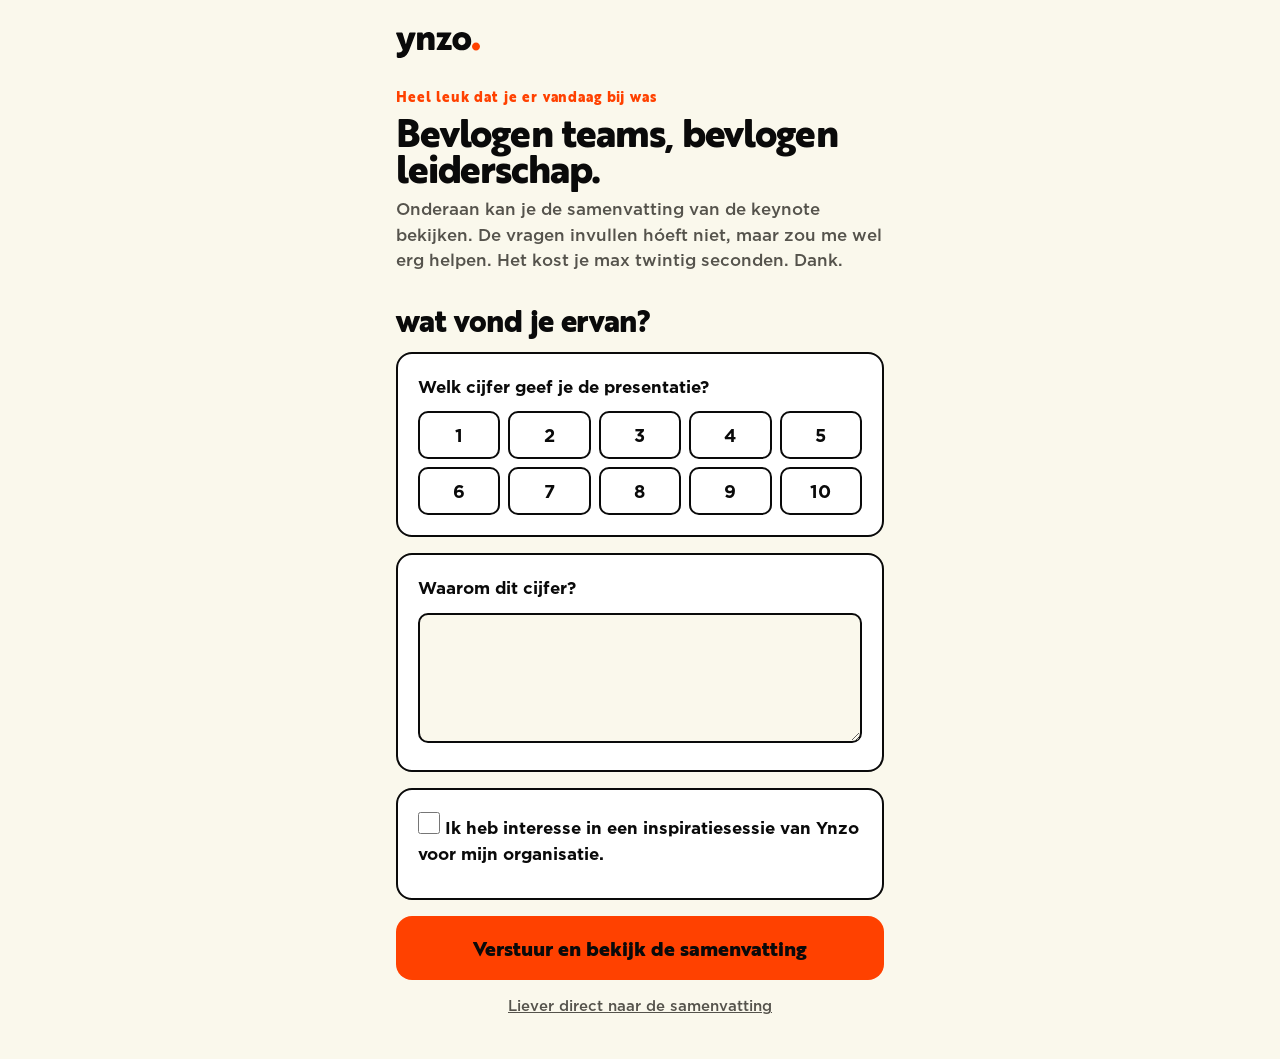
<file: index.html>
<!doctype html>
<html lang="nl">
<head>
  <meta charset="utf-8">
  <meta name="viewport" content="width=device-width, initial-scale=1, viewport-fit=cover">
  <title>Wat vond je ervan?</title>
  <meta name="robots" content="noindex">
  <link rel="stylesheet" href="/styles.css">
</head>
<body>
  <main class="wrap">
    <header>
      <img class="logo" src="/samenvatting/assets/logo.svg" alt="ynzo.">
      <p class="eyebrow">Heel leuk dat je er vandaag bij was</p>
      <h1>Bevlogen teams, bevlogen leiderschap.</h1>
      <p class="lead">Onderaan kan je de samenvatting van de keynote bekijken. De vragen invullen hóeft niet, maar zou me wel erg helpen. Het kost je max twintig seconden. Dank.</p>
      <h2 class="form-title">wat vond je ervan?</h2>
    </header>

    <form id="feedback" novalidate>
      <fieldset class="block">
        <legend>Welk cijfer geef je de presentatie?</legend>
        <div class="scale" role="radiogroup" aria-label="Cijfer van 1 tot 10">
          <!-- 1 t/m 10, gevuld door app.js -->
        </div>
        <div class="scale-labels" aria-hidden="true"><span>1</span><span>10</span></div>
        <p class="error" id="score-error" hidden>Kies een cijfer.</p>
      </fieldset>

      <div class="block">
        <label for="reason">Waarom dit cijfer?</label>
        <textarea id="reason" name="reason" rows="4" maxlength="2000"></textarea>
      </div>

      <div class="block">
        <label class="check">
          <input type="checkbox" id="interest" name="interest">
          <span>Ik heb interesse in een inspiratiesessie van Ynzo voor mijn organisatie.</span>
        </label>

        <div id="contact" class="contact" hidden>
          <label for="email">E-mailadres</label>
          <input type="email" id="email" name="email" autocomplete="email" inputmode="email" maxlength="320">
          <p class="error" id="email-error" hidden>Vul een geldig e-mailadres in.</p>

          <label for="organisation">Organisatie</label>
          <input type="text" id="organisation" name="organisation" autocomplete="organization" maxlength="200">

          <p class="privacy">Ik gebruik je gegevens alleen om contact met je op te nemen over een inspiratiesessie. Geen nieuwsbrief, geen spam.</p>
        </div>
      </div>

      <!-- Honeypot tegen spambots, onzichtbaar voor mensen -->
      <div class="hp" aria-hidden="true">
        <label for="website">Website</label>
        <input type="text" id="website" name="website" tabindex="-1" autocomplete="off">
      </div>

      <button type="submit" class="primary" id="submit">Verstuur en bekijk de samenvatting</button>
      <a class="skip" id="skip" href="/samenvatting/">Liever direct naar de samenvatting</a>
    </form>
  </main>

  <script src="/config.js"></script>
  <script src="/lib/api.js"></script>
  <script src="/app.js"></script>
</body>
</html>
</file>
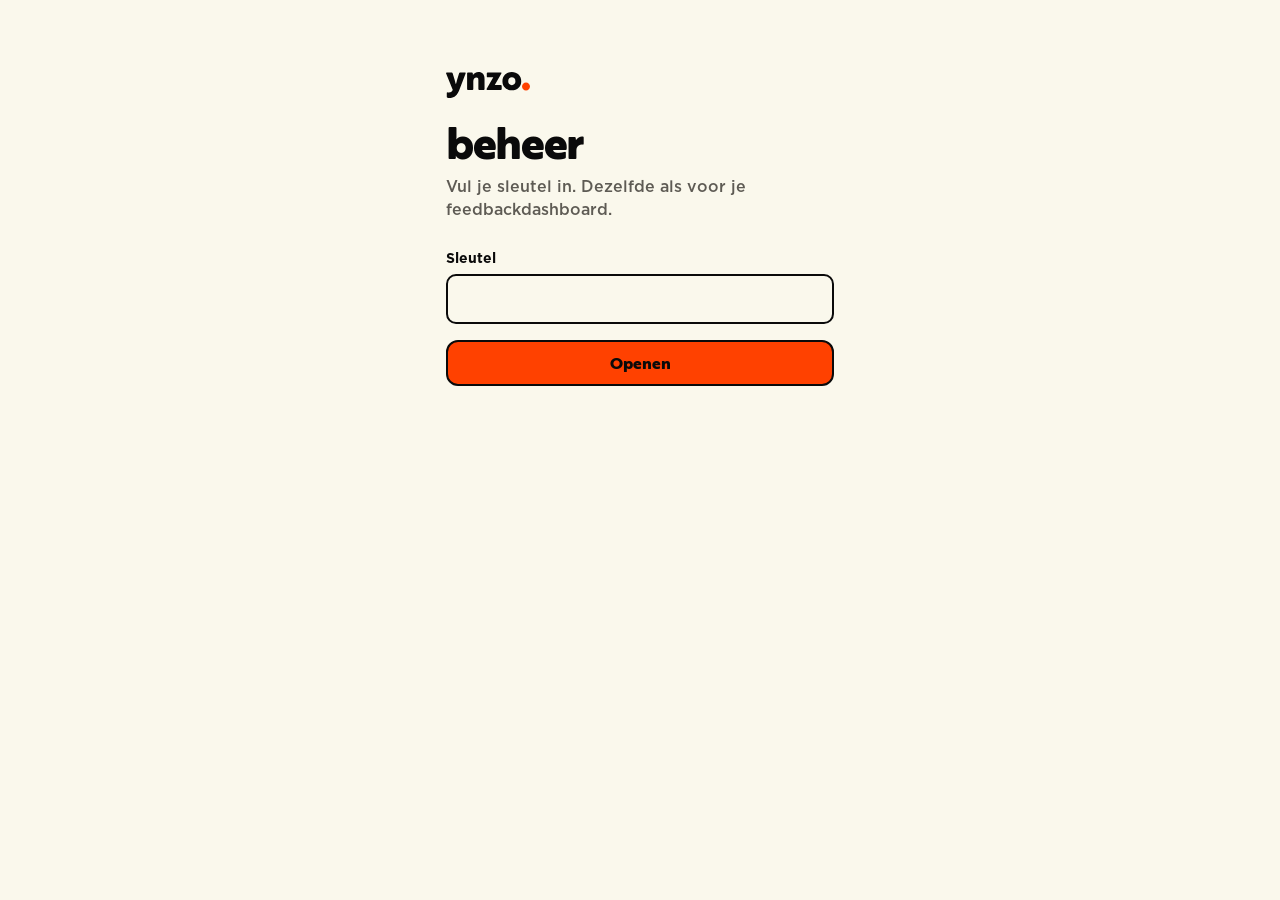
<file: beheer/index.html>
<!doctype html>
<html lang="nl">
<head>
  <meta charset="utf-8">
  <meta name="viewport" content="width=device-width, initial-scale=1, viewport-fit=cover">
  <meta name="robots" content="noindex, nofollow">
  <meta name="theme-color" content="#0A0A0A">
  <title>Ynzo beheer</title>
  <link rel="manifest" href="/beheer/manifest.webmanifest">
  <link rel="apple-touch-icon" href="/dashboard/icon-180.png">
  <link rel="icon" href="/dashboard/icon-192.png">
  <link rel="stylesheet" href="/beheer/beheer.css">
</head>
<body>

  <section id="login" class="login" hidden>
    <img src="/samenvatting/assets/logo.svg" alt="ynzo." class="login-logo">
    <h1>beheer</h1>
    <p>Vul je sleutel in. Dezelfde als voor je feedbackdashboard.</p>
    <form id="login-form">
      <label for="key">Sleutel</label>
      <input type="password" id="key" autocomplete="current-password" required>
      <button type="submit" class="btn">Openen</button>
      <p class="error" id="login-error" hidden></p>
    </form>
  </section>

  <div id="app" class="shell" hidden>
    <nav class="side" aria-label="Onderdelen">
      <img src="/samenvatting/assets/logo-top.svg" alt="ynzo." class="side-logo">
      <a href="#talks" data-route="talks">Talks &amp; QR</a>
      <a href="#feedback" data-route="feedback">Feedback</a>
      <a href="#contacten" data-route="contacten">CRM</a>
      <button type="button" class="side-logout" id="logout">Uitloggen</button>
    </nav>

    <main class="main">

      <!-- Talks & QR -->
      <section data-view="talks" hidden>
        <header class="view-head">
          <h1>talks &amp; QR</h1>
          <p>Maak per talk een eigen QR-code. Kies welke hand-out mensen na het formulier zien.</p>
        </header>

        <div class="card agenda-card">
          <div class="agenda-head">
            <h2>aankomend in je agenda</h2>
            <button type="button" class="btn btn-small btn-ghost" id="agenda-refresh">Vernieuwen</button>
          </div>
          <p class="hint">Afspraken met "Talk" in de beschrijving, de komende 6 maanden.</p>
          <ul class="agenda" id="agenda"></ul>
          <p class="hint" id="agenda-status"></p>
        </div>

        <div class="grid">
          <form class="card" id="talk-form">
            <h2 id="talk-form-title">nieuwe talk</h2>
            <label for="t-naam">Naam</label>
            <input id="t-naam" placeholder="bijvoorbeeld Rabobank congres" required maxlength="200">
            <label for="t-datum">Datum</label>
            <input id="t-datum" type="date">
            <label for="t-code">Code in de QR-link</label>
            <input id="t-code" pattern="[a-z0-9-]+" maxlength="60" required>
            <p class="hint">Wordt vanzelf ingevuld. Alleen kleine letters, cijfers en streepjes.</p>
            <label for="t-handout">Hand-out</label>
            <select id="t-handout"></select>
            <div class="row">
              <button type="submit" class="btn" id="t-save">Opslaan en QR maken</button>
              <button type="button" class="btn btn-ghost" id="t-cancel" hidden>Annuleren</button>
            </div>
            <p class="error" id="t-error" hidden></p>
          </form>

          <div class="card qr-card" id="qr-card" hidden>
            <h2 id="qr-title"></h2>
            <div class="qr" id="qr"></div>
            <p class="qr-link"><a id="qr-link" target="_blank" rel="noopener"></a></p>
            <p class="hint" id="qr-handout"></p>
            <div class="row">
              <button type="button" class="btn" id="qr-png">Download PNG</button>
              <button type="button" class="btn btn-ghost" id="qr-svg">Download SVG</button>
              <button type="button" class="btn btn-ghost" id="qr-copy">Kopieer link</button>
            </div>
          </div>
        </div>

        <div class="card">
          <h2>alle talks</h2>
          <div class="table-wrap">
            <table class="table">
              <thead><tr><th>Datum</th><th>Naam</th><th>Code</th><th>Hand-out</th><th>Feedback</th><th></th></tr></thead>
              <tbody id="talk-rows"></tbody>
            </table>
          </div>
          <p class="empty" id="talks-empty" hidden>Nog geen talks. Maak hierboven je eerste aan.</p>
        </div>
      </section>

      <!-- Feedback -->
      <section data-view="feedback" hidden>
        <header class="view-head">
          <h1>feedback</h1>
          <p>Klik op een talk om alle feedback, cijfers en leads te zien.</p>
        </header>
        <div class="row"><a class="btn" href="/dashboard/" target="_blank" rel="noopener">Open feedbackdashboard</a></div>
        <div class="card">
          <div class="table-wrap">
            <table class="table">
              <thead><tr><th>Talk</th><th>Laatste reactie</th><th>Reacties</th><th>Gemiddeld</th><th>Leads</th></tr></thead>
              <tbody id="fb-rows"></tbody>
            </table>
          </div>
        </div>
      </section>

      <!-- CRM -->
      <section data-view="contacten" hidden>
        <header class="view-head">
          <h1>crm</h1>
          <p>Alle talks, aanvragen en leads onder elkaar. Klik op een organisatie voor alles wat je met ze hebt gedaan.</p>
        </header>
        <div class="crm-kpis" id="crm-kpis"></div>
        <div class="card crm-open" id="crm-open" hidden>
          <h2>opvolgen</h2>
          <ul class="crm-open-list" id="crm-open-list"></ul>
        </div>
        <div class="card crm-org" id="crm-org" hidden></div>
        <div class="card">
          <div class="crm-filters">
            <input type="search" id="crm-q" placeholder="Zoek op organisatie, naam of e-mail" aria-label="Zoeken">
            <select id="crm-status" aria-label="Status"><option value="">Alle statussen</option></select>
            <select id="crm-jaar" aria-label="Jaar"><option value="">Alle jaren</option></select>
            <select id="crm-bureau" aria-label="Bureau"><option value="">Alle bureaus</option><option value="-">Direct, zonder bureau</option></select>
            <label class="crm-check"><input type="checkbox" id="crm-mij" checked> alleen mijn talks</label>
          </div>
          <p class="hint" id="crm-count"></p>
          <div class="table-wrap">
            <table class="table crm-table">
              <thead><tr id="crm-head"></tr></thead>
              <tbody id="crm-rows"></tbody>
            </table>
          </div>
          <div class="row"><button class="btn btn-ghost btn-small" id="crm-more" type="button" hidden>Toon meer</button></div>
        </div>
      </section>

      <p class="status" id="status" role="status"></p>
    </main>
  </div>

  <script src="/config.js"></script>
  <script src="/lib/api.js"></script>
  <script src="/qr/qrcode.js"></script>
  <script src="/beheer/beheer.js"></script>
  <script src="/beheer/crm.js"></script>
</body>
</html>
</file>
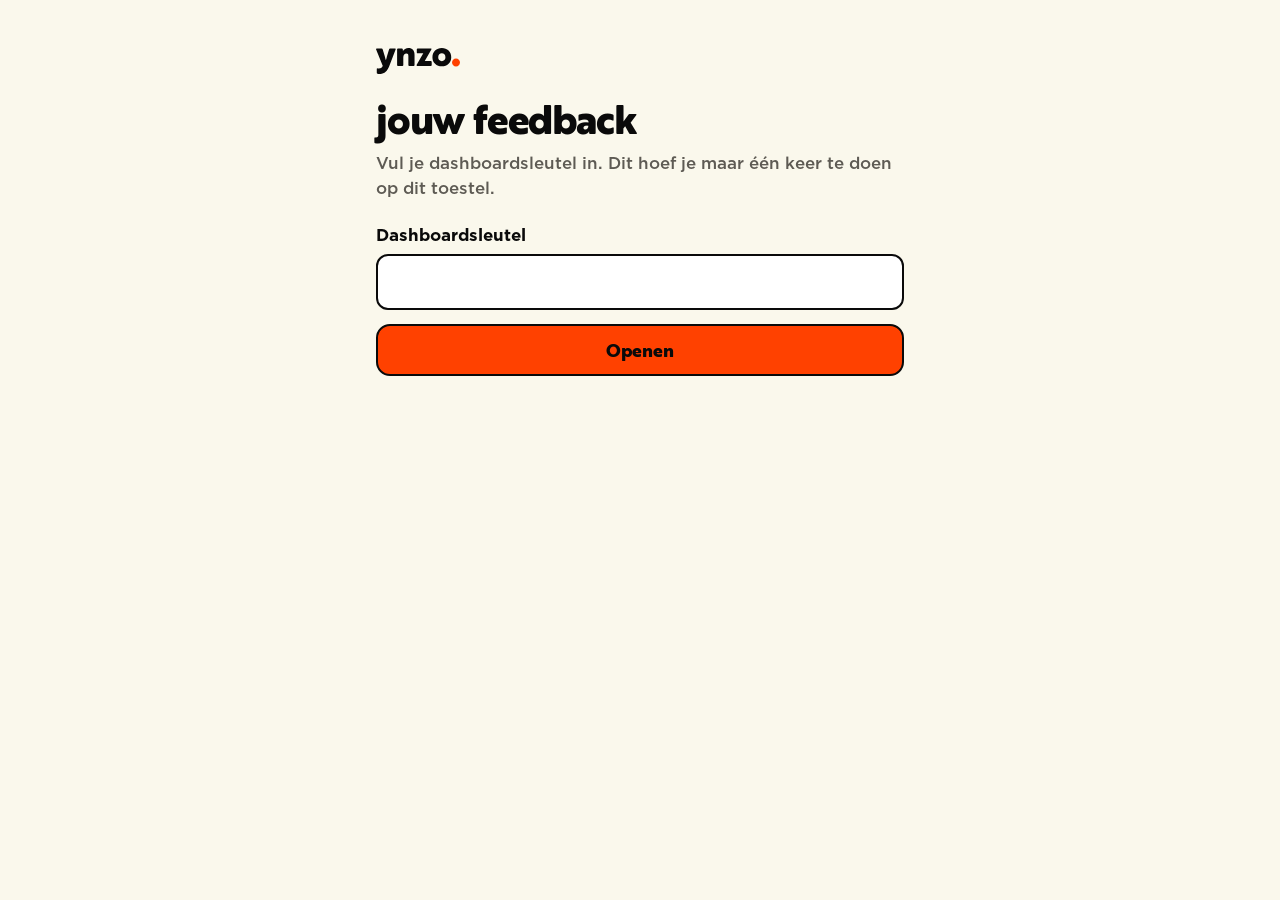
<file: dashboard/index.html>
<!doctype html>
<html lang="nl">
<head>
  <meta charset="utf-8">
  <meta name="viewport" content="width=device-width, initial-scale=1, viewport-fit=cover">
  <meta name="robots" content="noindex, nofollow">
  <meta name="theme-color" content="#0A0A0A">
  <meta name="apple-mobile-web-app-capable" content="yes">
  <meta name="apple-mobile-web-app-status-bar-style" content="black-translucent">
  <meta name="apple-mobile-web-app-title" content="Feedback">
  <title>Feedback</title>
  <link rel="manifest" href="/dashboard/manifest.webmanifest">
  <link rel="apple-touch-icon" href="/dashboard/icon-180.png">
  <link rel="icon" href="/dashboard/icon-192.png">
  <link rel="stylesheet" href="/dashboard/dashboard.css">
</head>
<body>
  <main class="app">

    <section id="login" class="login" hidden>
      <img src="/samenvatting/assets/logo.svg" alt="ynzo." class="login-logo">
      <h1>jouw feedback</h1>
      <p>Vul je dashboardsleutel in. Dit hoef je maar één keer te doen op dit toestel.</p>
      <form id="login-form">
        <label for="key">Dashboardsleutel</label>
        <input type="password" id="key" autocomplete="current-password" required>
        <button type="submit" class="btn">Openen</button>
        <p class="error" id="login-error" hidden></p>
      </form>
    </section>

    <section id="dash" hidden>
      <header class="top">
        <button type="button" class="nav" id="prev" aria-label="Vorige dag">&lsaquo;</button>
        <div class="day">
          <div class="day-label" id="day-label"></div>
          <div class="day-event" id="day-event"></div>
        </div>
        <button type="button" class="nav" id="next" aria-label="Volgende dag">&rsaquo;</button>
      </header>

      <div class="talks" id="talks" role="tablist" aria-label="Talks op deze dag" hidden></div>

      <div class="hero">
        <div class="hero-label">gemiddeld cijfer</div>
        <div class="hero-number" id="avg"></div>
        <div class="hero-meta" id="meta"></div>
        <div class="dist" id="dist" role="img"></div>
        <div class="dist-axis" aria-hidden="true"><span>1</span><span>10</span></div>
      </div>

      <section class="feedback">
        <h2>wat mensen zeiden</h2>
        <ul id="list" class="list"></ul>
        <p class="silent" id="silent" hidden></p>
      </section>

      <section class="leads" id="leads-wrap" hidden>
        <h2>interesse in een sessie</h2>
        <ul id="leads" class="leads-list"></ul>
      </section>

      <footer class="foot">
        <button type="button" class="btn btn-ghost" id="refresh">Vernieuwen</button>
        <p class="updated" id="updated"></p>
        <button type="button" class="link" id="logout">Sleutel wissen op dit toestel</button>
      </footer>
    </section>

    <p id="status" class="status" role="status"></p>
  </main>

  <script src="/config.js"></script>
  <script src="/lib/api.js"></script>
  <script src="/dashboard/dashboard.js"></script>
</body>
</html>
</file>
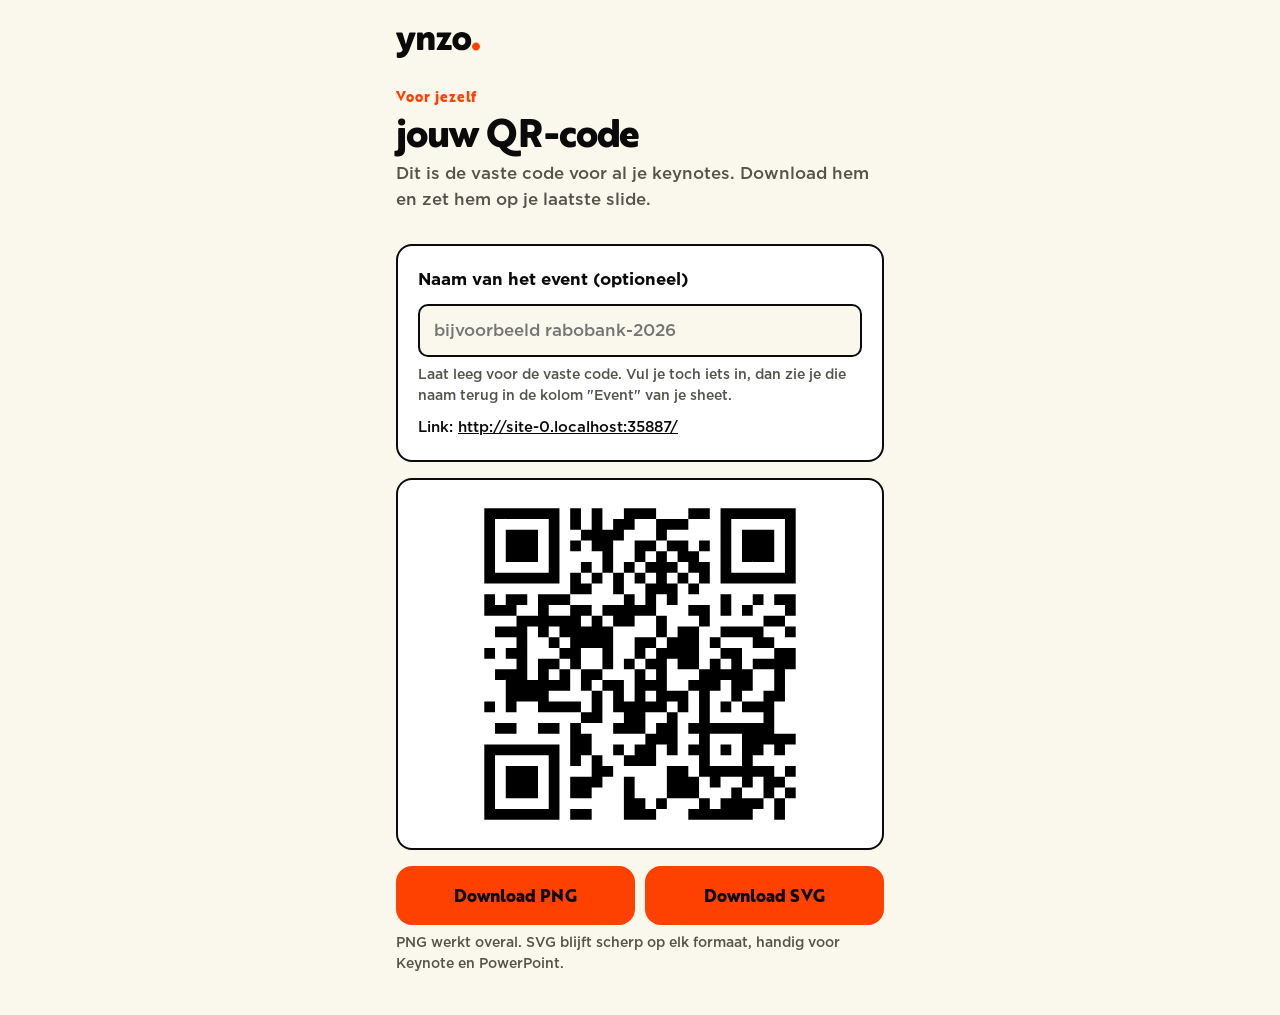
<file: qr/index.html>
<!doctype html>
<html lang="nl">
<head>
  <meta charset="utf-8">
  <meta name="viewport" content="width=device-width, initial-scale=1">
  <meta name="robots" content="noindex">
  <title>QR-code maken</title>
  <link rel="stylesheet" href="/styles.css">
  <style>
    .qr { display: flex; justify-content: center; padding: 24px; background: #fff; border: 2px solid var(--line); border-radius: var(--radius); margin: 0 0 16px; }
    .qr svg { width: 100%; max-width: 320px; height: auto; display: block; }
    .link { word-break: break-all; font-size: 15px; margin: 10px 0 0; }
    .link a { color: var(--text); }
    .hint { color: var(--muted); font-size: 14px; margin: 8px 0 0; }
    .actions { display: grid; grid-template-columns: 1fr 1fr; gap: 10px; }
    .actions .primary { margin: 0; font-size: 17px; }
  </style>
</head>
<body>
  <main class="wrap">
    <img class="logo" src="/samenvatting/assets/logo.svg" alt="ynzo.">
    <p class="eyebrow">Voor jezelf</p>
    <h1>jouw QR-code</h1>
    <p class="lead">Dit is de vaste code voor al je keynotes. Download hem en zet hem op je laatste slide.</p>

    <div class="block">
      <label for="event">Naam van het event (optioneel)</label>
      <input type="text" id="event" placeholder="bijvoorbeeld rabobank-2026" autocomplete="off">
      <p class="hint">Laat leeg voor de vaste code. Vul je toch iets in, dan zie je die naam terug in de kolom "Event" van je sheet.</p>
      <p class="link">Link: <a id="link" href="/" target="_blank" rel="noopener"></a></p>
    </div>

    <div class="qr" id="qr" aria-label="QR-code"></div>

    <div class="actions">
      <button type="button" class="primary" id="png">Download PNG</button>
      <button type="button" class="primary" id="svg">Download SVG</button>
    </div>
    <p class="hint">PNG werkt overal. SVG blijft scherp op elk formaat, handig voor Keynote en PowerPoint.</p>
  </main>

  <script src="qrcode.js"></script>
  <script>
    (function () {
      var input = document.getElementById("event");
      var link = document.getElementById("link");
      var box = document.getElementById("qr");
      var current = { slug: "", url: "", svg: "" };

      function slugify(s) {
        return s.toLowerCase().normalize("NFD").replace(/[̀-ͯ]/g, "")
          .replace(/[^a-z0-9]+/g, "-").replace(/^-+|-+$/g, "").slice(0, 60);
      }

      function render() {
        var slug = slugify(input.value);
        var url = location.origin + "/" + (slug ? "?event=" + slug : "");
        var qr = qrcode(0, "M");
        qr.addData(url);
        qr.make();
        var svg = qr.createSvgTag({ cellSize: 10, margin: 4, scalable: true });
        box.innerHTML = svg;
        link.textContent = url;
        link.href = url;
        current = { slug: slug || "algemeen", url: url, svg: svg };
      }

      function download(name, href) {
        var a = document.createElement("a");
        a.href = href;
        a.download = name;
        document.body.appendChild(a);
        a.click();
        a.remove();
      }

      document.getElementById("svg").addEventListener("click", function () {
        var blob = new Blob([current.svg], { type: "image/svg+xml" });
        var href = URL.createObjectURL(blob);
        download("qr-" + current.slug + ".svg", href);
        setTimeout(function () { URL.revokeObjectURL(href); }, 1000);
      });

      document.getElementById("png").addEventListener("click", function () {
        var img = new Image();
        var src = URL.createObjectURL(new Blob([current.svg], { type: "image/svg+xml" }));
        img.onload = function () {
          var size = 2000;
          var canvas = document.createElement("canvas");
          canvas.width = canvas.height = size;
          var ctx = canvas.getContext("2d");
          ctx.fillStyle = "#fff";
          ctx.fillRect(0, 0, size, size);
          ctx.imageSmoothingEnabled = false;
          ctx.drawImage(img, 0, 0, size, size);
          URL.revokeObjectURL(src);
          download("qr-" + current.slug + ".png", canvas.toDataURL("image/png"));
        };
        img.src = src;
      });

      input.addEventListener("input", render);
      render();
    })();
  </script>
</body>
</html>
</file>
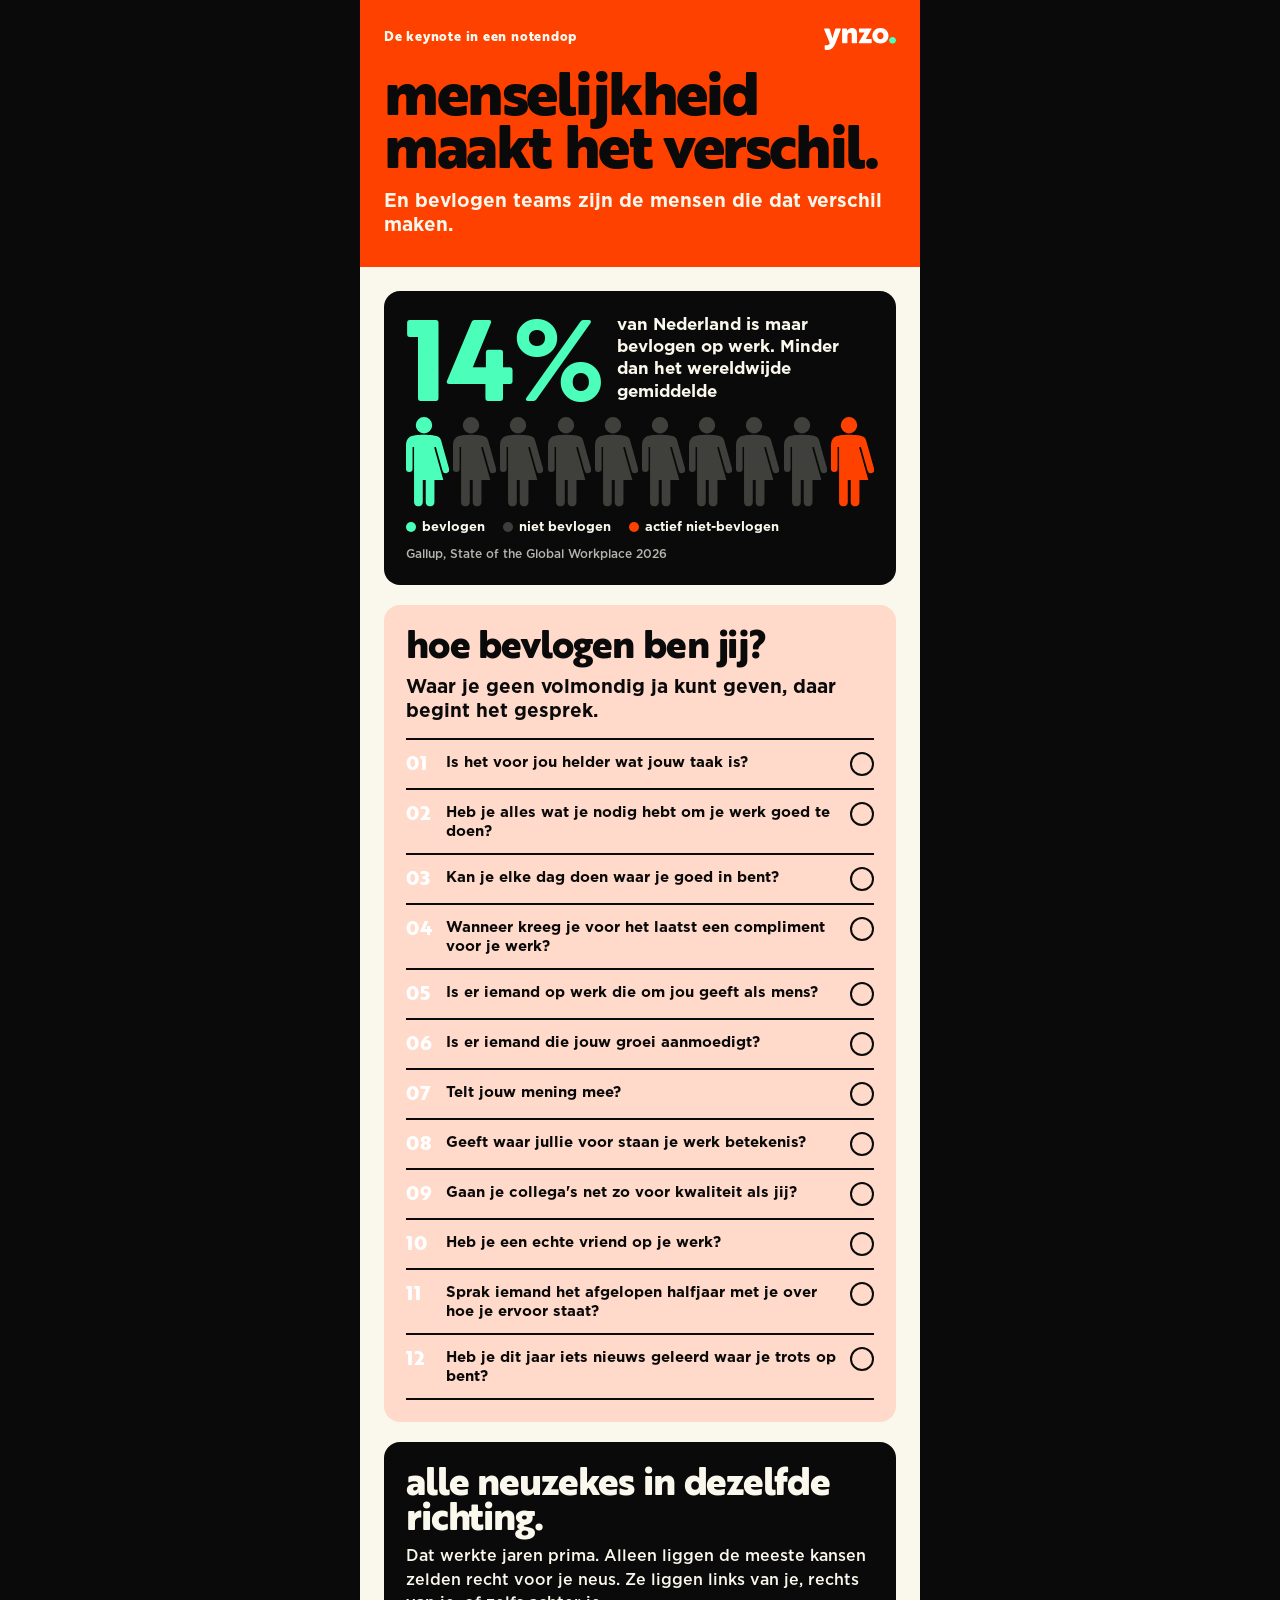
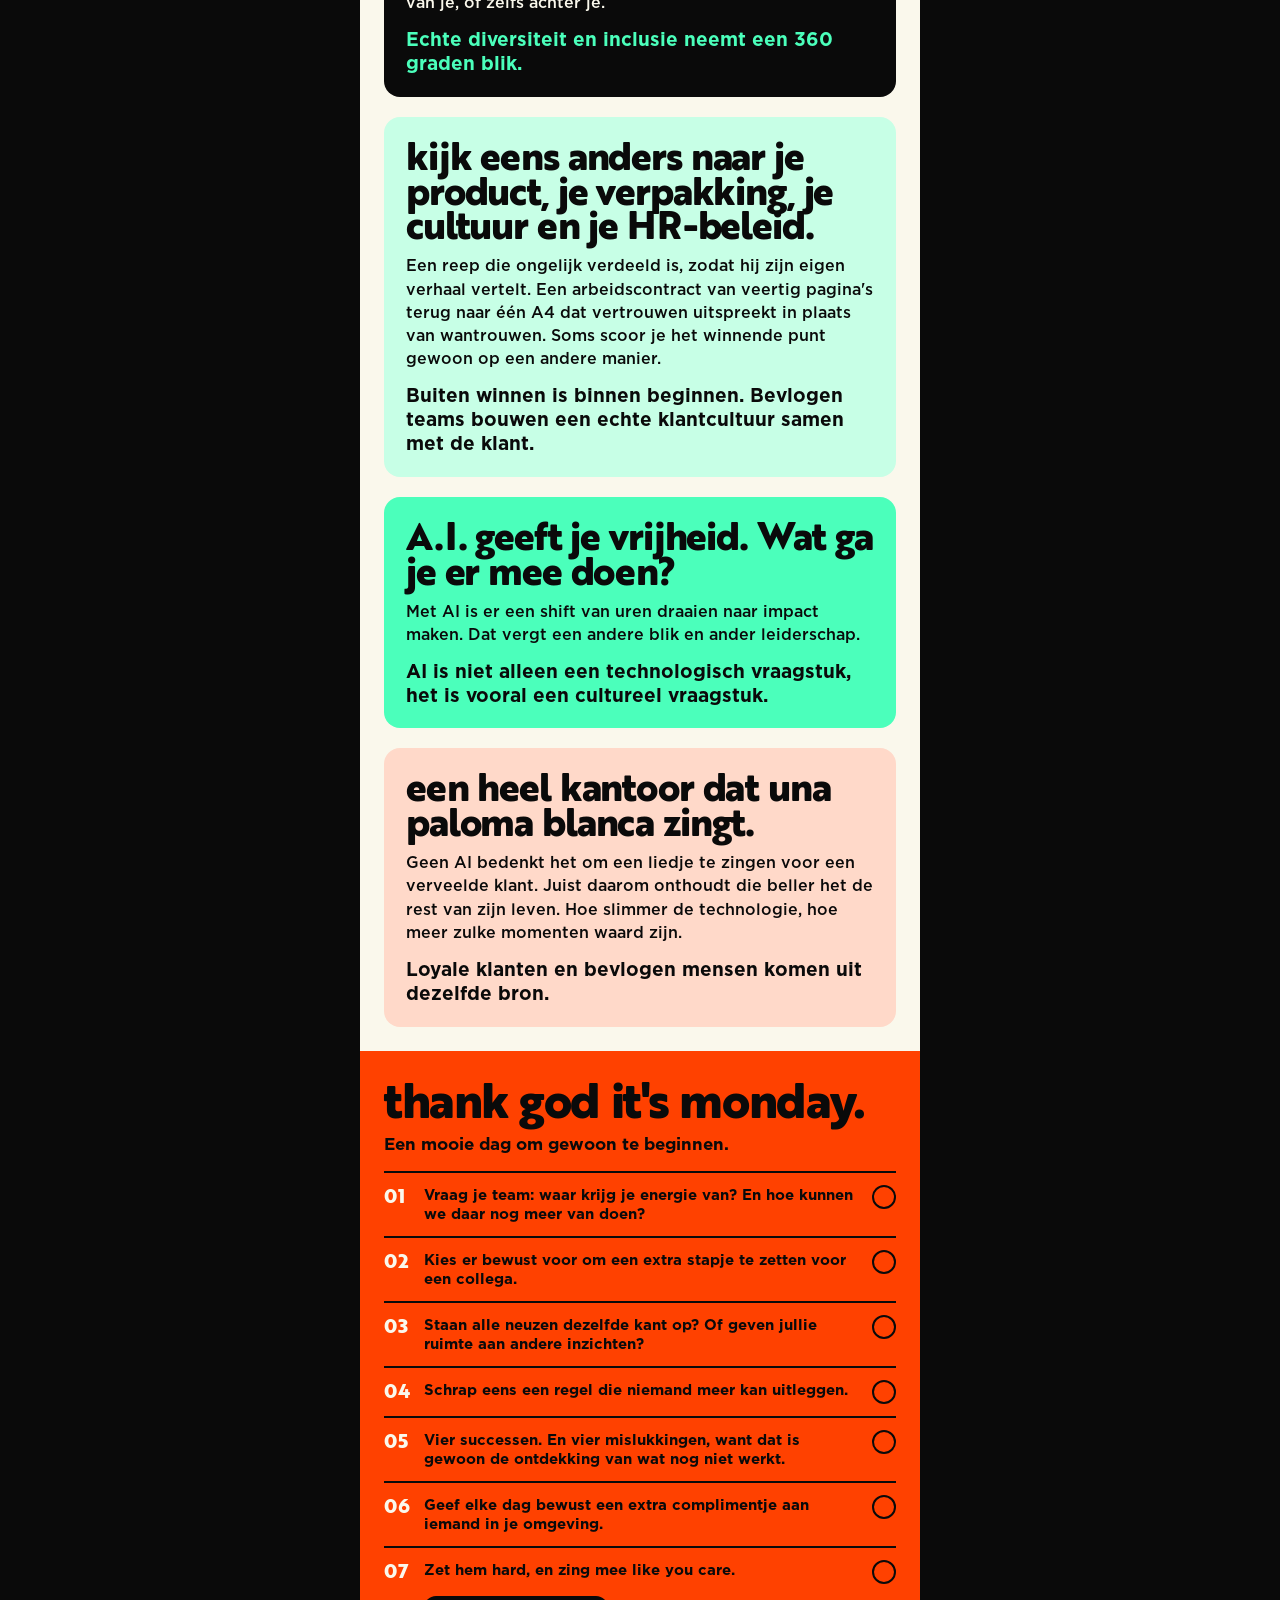
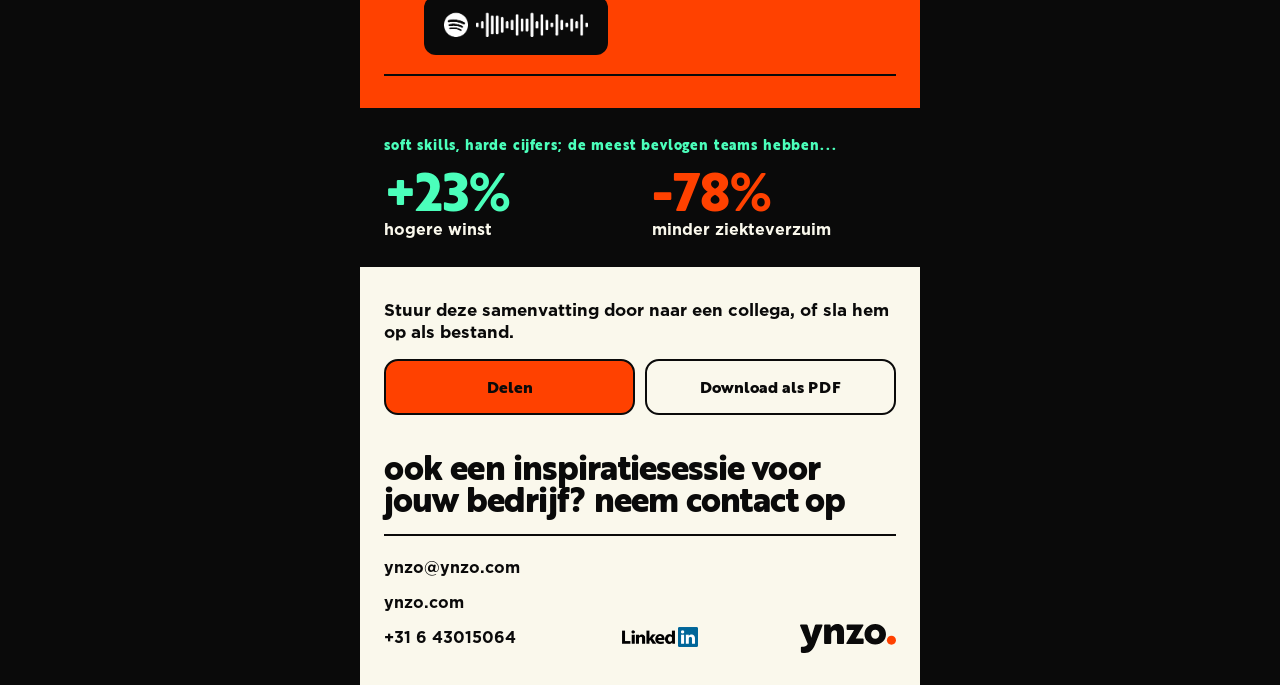
<file: samenvatting/index.html>
<!doctype html>
<html lang="nl">
<head>
  <meta charset="utf-8">
  <meta name="viewport" content="width=device-width, initial-scale=1, viewport-fit=cover">
  <meta name="theme-color" content="#FF4100">
  <meta name="robots" content="noindex">
  <title>De keynote in een notendop</title>
  <link rel="preload" href="assets/brother-1816-soft-800.ttf" as="font" type="font/ttf" crossorigin>
  <link rel="stylesheet" href="samenvatting.css">
</head>
<body>
  <svg width="0" height="0" style="position:absolute" aria-hidden="true">
    <symbol id="person" viewBox="0 0 59.24 122.88"><path fill-rule="evenodd" d="M23,86.34v30.6A6,6,0,0,1,17,122.88h0a6,6,0,0,1-5.94-5.94V41H9V70.88a4.52,4.52,0,0,1-4.5,4.51h0A4.52,4.52,0,0,1,0,70.88V38.74c0-5.23,1.76-8.9,5-11.31,2.79-2.1,11.13-3.14,19.41-3.11h0c8.06,0,17.78,1,20.55,3.11,3,2.23,3.48,5.16,4.66,10.06a5.31,5.31,0,0,1,.2.56L59.07,71.1a4.62,4.62,0,0,1-8.9,2.5L41,41l-.13,0H39v2.07L51.18,86.34H39v30.6A6,6,0,0,1,33,122.88h0a6,6,0,0,1-5.94-5.94V86.34ZM24.67,0A11.25,11.25,0,1,1,13.42,11.25,11.24,11.24,0,0,1,24.67,0Z"/></symbol>
  </svg>

  <main class="page">

    <header class="hero">
      <div class="hero-top">
        <div class="kicker">De keynote in een notendop</div>
        <img src="assets/logo-top.svg" alt="ynzo.">
      </div>
      <h1 class="display">menselijkheid maakt het verschil.</h1>
      <p>En bevlogen teams zijn de mensen die dat verschil maken.</p>
    </header>

    <div class="blocks">

      <section class="card dark">
        <div class="stat-row">
          <div class="stat-big">14%</div>
          <p>van Nederland is maar bevlogen op werk. Minder dan het wereldwijde gemiddelde</p>
        </div>
        <div class="people" role="img" aria-label="Van de tien mensen is er één bevlogen, acht niet bevlogen en één actief niet-bevlogen">
          <svg viewBox="0 0 59.24 122.88" fill="#4BFFBB"><use href="#person"/></svg>
          <svg viewBox="0 0 59.24 122.88" fill="rgba(250,248,236,0.22)"><use href="#person"/></svg>
          <svg viewBox="0 0 59.24 122.88" fill="rgba(250,248,236,0.22)"><use href="#person"/></svg>
          <svg viewBox="0 0 59.24 122.88" fill="rgba(250,248,236,0.22)"><use href="#person"/></svg>
          <svg viewBox="0 0 59.24 122.88" fill="rgba(250,248,236,0.22)"><use href="#person"/></svg>
          <svg viewBox="0 0 59.24 122.88" fill="rgba(250,248,236,0.22)"><use href="#person"/></svg>
          <svg viewBox="0 0 59.24 122.88" fill="rgba(250,248,236,0.22)"><use href="#person"/></svg>
          <svg viewBox="0 0 59.24 122.88" fill="rgba(250,248,236,0.22)"><use href="#person"/></svg>
          <svg viewBox="0 0 59.24 122.88" fill="rgba(250,248,236,0.22)"><use href="#person"/></svg>
          <svg viewBox="0 0 59.24 122.88" fill="#FF4100"><use href="#person"/></svg>
        </div>
        <div class="legend">
          <span><i style="background:#4BFFBB"></i>bevlogen</span>
          <span><i style="background:rgba(250,248,236,0.22)"></i>niet bevlogen</span>
          <span><i style="background:#FF4100"></i>actief niet-bevlogen</span>
        </div>
        <div class="source">Gallup, State of the Global Workplace 2026</div>
      </section>

      <section class="card peach">
        <h2 class="display">hoe bevlogen ben jij?</h2>
        <p class="punch">Waar je geen volmondig ja kunt geven, daar begint het gesprek.</p>
        <ol class="checklist">
          <li><label><span class="num"></span><span class="q">Is het voor jou helder wat jouw taak is?</span><input type="checkbox"></label></li>
          <li><label><span class="num"></span><span class="q">Heb je alles wat je nodig hebt om je werk goed te doen?</span><input type="checkbox"></label></li>
          <li><label><span class="num"></span><span class="q">Kan je elke dag doen waar je goed in bent?</span><input type="checkbox"></label></li>
          <li><label><span class="num"></span><span class="q">Wanneer kreeg je voor het laatst een compliment voor je werk?</span><input type="checkbox"></label></li>
          <li><label><span class="num"></span><span class="q">Is er iemand op werk die om jou geeft als mens?</span><input type="checkbox"></label></li>
          <li><label><span class="num"></span><span class="q">Is er iemand die jouw groei aanmoedigt?</span><input type="checkbox"></label></li>
          <li><label><span class="num"></span><span class="q">Telt jouw mening mee?</span><input type="checkbox"></label></li>
          <li><label><span class="num"></span><span class="q">Geeft waar jullie voor staan je werk betekenis?</span><input type="checkbox"></label></li>
          <li><label><span class="num"></span><span class="q">Gaan je collega's net zo voor kwaliteit als jij?</span><input type="checkbox"></label></li>
          <li><label><span class="num"></span><span class="q">Heb je een echte vriend op je werk?</span><input type="checkbox"></label></li>
          <li><label><span class="num"></span><span class="q">Sprak iemand het afgelopen halfjaar met je over hoe je ervoor staat?</span><input type="checkbox"></label></li>
          <li><label><span class="num"></span><span class="q">Heb je dit jaar iets nieuws geleerd waar je trots op bent?</span><input type="checkbox"></label></li>
        </ol>
      </section>

      <section class="card dark">
        <h2 class="display">alle neuzekes in dezelfde richting.</h2>
        <p class="text">Dat werkte jaren prima. Alleen liggen de meeste kansen zelden recht voor je neus. Ze liggen links van je, rechts van je, of zelfs achter je.</p>
        <p class="punch accent">Echte diversiteit en inclusie neemt een 360 graden blik.</p>
      </section>

      <section class="card mint-soft">
        <h2 class="display">kijk eens anders naar je product, je verpakking, je cultuur en je HR-beleid.</h2>
        <p class="text">Een reep die ongelijk verdeeld is, zodat hij zijn eigen verhaal vertelt. Een arbeidscontract van veertig pagina's terug naar één A4 dat vertrouwen uitspreekt in plaats van wantrouwen. Soms scoor je het winnende punt gewoon op een andere manier.</p>
        <p class="punch">Buiten winnen is binnen beginnen. Bevlogen teams bouwen een echte klantcultuur samen met de klant.</p>
      </section>

      <section class="card mint">
        <h2 class="display">A.I. geeft je vrijheid. Wat ga je er mee doen?</h2>
        <p class="text">Met AI is er een shift van uren draaien naar impact maken. Dat vergt een andere blik en ander leiderschap.</p>
        <p class="punch">AI is niet alleen een technologisch vraagstuk, het is vooral een cultureel vraagstuk.</p>
      </section>

      <section class="card peach">
        <h2 class="display">een heel kantoor dat una paloma blanca zingt.</h2>
        <p class="text">Geen AI bedenkt het om een liedje te zingen voor een verveelde klant. Juist daarom onthoudt die beller het de rest van zijn leven. Hoe slimmer de technologie, hoe meer zulke momenten waard zijn.</p>
        <p class="punch">Loyale klanten en bevlogen mensen komen uit dezelfde bron.</p>
      </section>

    </div>

    <section class="monday">
      <h2 class="display">thank god it's monday.</h2>
      <p>Een mooie dag om gewoon te beginnen.</p>
      <ol class="checklist">
        <li><label><span class="num"></span><span class="q">Vraag je team: waar krijg je energie van? En hoe kunnen we daar nog meer van doen?</span><input type="checkbox"></label></li>
        <li><label><span class="num"></span><span class="q">Kies er bewust voor om een extra stapje te zetten voor een collega.</span><input type="checkbox"></label></li>
        <li><label><span class="num"></span><span class="q">Staan alle neuzen dezelfde kant op? Of geven jullie ruimte aan andere inzichten?</span><input type="checkbox"></label></li>
        <li><label><span class="num"></span><span class="q">Schrap eens een regel die niemand meer kan uitleggen.</span><input type="checkbox"></label></li>
        <li><label><span class="num"></span><span class="q">Vier successen. En vier mislukkingen, want dat is gewoon de ontdekking van wat nog niet werkt.</span><input type="checkbox"></label></li>
        <li><label><span class="num"></span><span class="q">Geef elke dag bewust een extra complimentje aan iemand in je omgeving.</span><input type="checkbox"></label></li>
        <li>
          <label><span class="num"></span><span class="q">Zet hem hard, en zing mee like you care.</span><input type="checkbox"></label>
          <a class="spotify" href="https://open.spotify.com/track/1j41o4au1RfkOe7Mw9UsCx" target="_blank" rel="noopener"><img src="assets/spotify-code.png" alt="Luister het nummer op Spotify"></a>
        </li>
      </ol>
    </section>

    <section class="numbers">
      <div class="kicker">soft skills, harde cijfers; de meest bevlogen teams hebben...</div>
      <div class="numbers-row">
        <div><strong style="color:#4BFFBB">+23%</strong><span>hogere winst</span></div>
        <div><strong style="color:#FF4100">-78%</strong><span>minder ziekteverzuim</span></div>
      </div>
    </section>

    <section class="keep">
      <p>Stuur deze samenvatting door naar een collega, of sla hem op als bestand.</p>
      <div class="keep-actions">
        <button type="button" class="btn" id="share">Delen</button>
        <a class="btn btn-ghost" href="kernpunten-ynzo.pdf" download>Download als PDF</a>
      </div>
      <p class="keep-status" id="share-status" role="status" hidden></p>
    </section>

    <footer class="contact">
      <h2 class="display">ook een inspiratiesessie voor jouw bedrijf? neem contact op</h2>
      <div class="contact-row">
        <div class="contact-links">
          <a href="mailto:ynzo@ynzo.com">ynzo@ynzo.com</a>
          <a href="https://ynzo.com">ynzo.com</a>
          <a href="tel:+31643015064">+31 6 43015064</a>
        </div>
        <a class="linkedin" href="https://www.linkedin.com/in/ynzo/" target="_blank" rel="noopener"><img src="assets/linkedin.png" alt="Verbind met Ynzo op LinkedIn"></a>
        <img class="contact-logo" src="assets/logo.svg" alt="ynzo.">
      </div>
    </footer>

  </main>

  <script>
    (function () {
      var button = document.getElementById("share");
      var status = document.getElementById("share-status");
      var url = location.origin + "/samenvatting/";
      var data = {
        title: "De keynote in een notendop",
        text: "De kernpunten van de keynote van Ynzo over bevlogen teams. De moeite waard:",
        url: url
      };

      function show(message) {
        status.textContent = message;
        status.hidden = false;
      }

      button.addEventListener("click", function () {
        if (navigator.share) {
          navigator.share(data).catch(function () {});
          return;
        }
        if (navigator.clipboard) {
          navigator.clipboard.writeText(url).then(function () {
            show("Link gekopieerd. Plak hem in een mail of app.");
          }, function () { show(url); });
        } else {
          show(url);
        }
      });
    })();
  </script>
</body>
</html>
</file>
<file: styles.css>
:root {
  --bg: #FAF8EC;
  --surface: #ffffff;
  --text: #0A0A0A;
  --muted: #55534c;
  --line: #0A0A0A;
  --accent: #FF4100;
  --accent-text: #0A0A0A;
  --error: #B42A00;
  --radius: 16px;
  --display: "Brother 1816 Soft", "Arial Rounded MT Bold", sans-serif;
}

@font-face { font-family: "Brother 1816 Soft"; font-weight: 800; font-display: swap; src: url("/samenvatting/assets/brother-1816-soft-800.ttf") format("truetype"); }
@font-face { font-family: "Gotham"; font-weight: 500; font-display: swap; src: url("/samenvatting/assets/gotham-500.otf") format("opentype"); }
@font-face { font-family: "Gotham"; font-weight: 700; font-display: swap; src: url("/samenvatting/assets/gotham-700.otf") format("opentype"); }

* { box-sizing: border-box; }

html, body { margin: 0; }

body {
  background: var(--bg);
  color: var(--text);
  font: 500 17px/1.5 Gotham, "Helvetica Neue", Arial, sans-serif;
  -webkit-font-smoothing: antialiased;
}

.wrap {
  max-width: 520px;
  margin: 0 auto;
  padding: 32px 16px calc(40px + env(safe-area-inset-bottom));
}

.logo { display: block; width: 84px; margin-bottom: 28px; }

.eyebrow {
  margin: 0 0 8px;
  font-family: var(--display);
  font-weight: 800;
  font-size: 14px;
  letter-spacing: .06em;
  color: var(--accent);
}

h1 {
  margin: 0 0 10px;
  font-family: var(--display);
  font-weight: 800;
  font-size: 38px;
  line-height: 0.95;
  letter-spacing: -0.03em;
}

.form-title {
  margin: 0 0 16px;
  font-family: var(--display);
  font-weight: 800;
  font-size: 30px;
  line-height: 1;
  letter-spacing: -0.02em;
}

.lead { margin: 0 0 32px; color: var(--muted); }

.block {
  margin: 0 0 16px;
  padding: 20px;
  border: 2px solid var(--line);
  border-radius: var(--radius);
  background: var(--surface);
}

fieldset.block { min-width: 0; }

legend, .block > label:first-child {
  display: block;
  padding: 0;
  margin-bottom: 12px;
  font-weight: 700;
}

legend { float: left; width: 100%; }
legend + * { clear: both; }

.scale {
  display: grid;
  grid-template-columns: repeat(5, 1fr);
  gap: 8px;
}

.scale input { position: absolute; opacity: 0; pointer-events: none; }

.scale label {
  display: flex;
  align-items: center;
  justify-content: center;
  height: 48px;
  border: 2px solid var(--line);
  border-radius: 10px;
  font-weight: 700;
  font-size: 18px;
  cursor: pointer;
  user-select: none;
  transition: background .15s, border-color .15s, color .15s;
}

.scale input:checked + label {
  background: var(--accent);
  border-color: var(--accent);
  color: var(--accent-text);
}

.scale input:focus-visible + label { outline: 2px solid var(--accent); outline-offset: 2px; }

.scale-labels {
  display: none;
}

textarea, input[type="text"], input[type="email"] {
  width: 100%;
  padding: 12px 14px;
  border: 2px solid var(--line);
  border-radius: 10px;
  background: var(--bg);
  color: var(--text);
  font: inherit;
}

textarea { resize: vertical; min-height: 110px; }

textarea:focus, input:focus { outline: 3px solid var(--accent); outline-offset: 1px; }

.check {
  display: flex;
  gap: 12px;
  align-items: flex-start;
  font-weight: 700;
  cursor: pointer;
}

.check input {
  flex: none;
  width: 22px;
  height: 22px;
  margin: 2px 0 0;
  accent-color: var(--accent);
}

.contact { margin-top: 18px; }

.contact label {
  display: block;
  margin: 14px 0 6px;
  font-size: 15px;
  font-weight: 700;
}

.privacy { margin: 14px 0 0; color: var(--muted); font-size: 14px; }

.error { margin: 10px 0 0; color: var(--error); font-size: 15px; }

.hp { position: absolute; left: -9999px; width: 1px; height: 1px; overflow: hidden; }

.primary {
  display: block;
  width: 100%;
  margin-top: 8px;
  padding: 17px 20px;
  border: 0;
  border-radius: var(--radius);
  background: var(--accent);
  color: var(--accent-text);
  font: inherit;
  font-family: var(--display);
  font-weight: 800;
  font-size: 20px;
  cursor: pointer;
}

.primary:disabled { opacity: .6; cursor: progress; }

.skip {
  display: block;
  margin-top: 16px;
  text-align: center;
  color: var(--muted);
  font-size: 15px;
}
</file>
<file: beheer/beheer.css>
@font-face { font-family: "Brother 1816 Soft"; font-weight: 800; font-display: swap; src: url("/samenvatting/assets/brother-1816-soft-800.ttf") format("truetype"); }
@font-face { font-family: "Gotham"; font-weight: 500; font-display: swap; src: url("/samenvatting/assets/gotham-500.otf") format("opentype"); }
@font-face { font-family: "Gotham"; font-weight: 700; font-display: swap; src: url("/samenvatting/assets/gotham-700.otf") format("opentype"); }

:root {
  --ink: #0A0A0A;
  --paper: #FAF8EC;
  --card: #FFFFFF;
  --orange: #FF4100;
  --mint: #4BFFBB;
  --muted: #5E5B54;
  --line: #E4E0D2;
  --display: "Brother 1816 Soft", "Arial Rounded MT Bold", sans-serif;
  --body: Gotham, "Helvetica Neue", Arial, sans-serif;
}

* { box-sizing: border-box; }
[hidden] { display: none !important; }
html, body { margin: 0; }
body { background: var(--paper); color: var(--ink); font: 500 16px/1.45 var(--body); -webkit-font-smoothing: antialiased; }
h1, h2, p { margin: 0; }
h1 { font-family: var(--display); font-weight: 800; font-size: 44px; line-height: .95; letter-spacing: -0.03em; }
h2 { font-family: var(--display); font-weight: 800; font-size: 24px; letter-spacing: -0.02em; margin-bottom: 14px; }
a { color: inherit; }

.btn {
  display: inline-flex; align-items: center; justify-content: center; min-height: 46px; padding: 10px 18px;
  border: 2px solid var(--ink); border-radius: 12px; background: var(--orange); color: var(--ink);
  font: 800 16px/1 var(--display); text-decoration: none; cursor: pointer; white-space: nowrap;
}
.btn-ghost { background: transparent; }
.btn-small { min-height: 36px; padding: 6px 12px; font-size: 14px; border-radius: 10px; }
.btn:disabled { opacity: .6; cursor: progress; }
.row { display: flex; flex-wrap: wrap; gap: 10px; margin-top: 16px; }
.hint { color: var(--muted); font-size: 14px; margin-top: 6px; }
.error { color: #B42A00; font-size: 15px; margin-top: 10px; }
.status { color: var(--muted); margin-top: 16px; min-height: 1.4em; }

label { display: block; font-weight: 700; font-size: 14px; margin: 14px 0 6px; }
input, select {
  width: 100%; padding: 11px 12px; border: 2px solid var(--ink); border-radius: 10px;
  background: var(--paper); color: var(--ink); font: inherit;
}
input:focus, select:focus { outline: 3px solid var(--orange); outline-offset: 1px; }

/* Inloggen */
.login { max-width: 420px; margin: 0 auto; padding: 72px 16px; display: flex; flex-direction: column; gap: 12px; }
.login-logo { width: 84px; margin-bottom: 12px; }
.login p { color: var(--muted); }
.login .btn { width: 100%; margin-top: 16px; }

/* Indeling */
.shell { display: grid; grid-template-columns: 220px 1fr; min-height: 100vh; }
.side { background: var(--ink); color: var(--paper); padding: 24px 14px; display: flex; flex-direction: column; gap: 4px; position: sticky; top: 0; height: 100vh; }
.side-logo { width: 90px; margin: 0 8px 28px; }
.side a { display: flex; align-items: center; justify-content: space-between; padding: 11px 12px; border-radius: 10px; text-decoration: none; font-weight: 700; }
.side a:hover { background: rgba(250, 248, 236, .08); }
.side a[aria-current="page"] { background: var(--mint); color: var(--ink); }
.soon { font-size: 11px; font-weight: 700; padding: 2px 7px; border-radius: 999px; background: rgba(250, 248, 236, .15); }
.side-logout { margin-top: auto; background: none; border: 0; color: #B5B5AE; text-align: left; padding: 11px 12px; font: inherit; cursor: pointer; }

.main { padding: 36px clamp(16px, 4vw, 48px) 64px; max-width: 1180px; width: 100%; min-width: 0; }
.view-head { margin-bottom: 24px; display: flex; flex-direction: column; gap: 10px; }
.view-head p { color: var(--muted); max-width: 640px; }

.grid { display: grid; grid-template-columns: minmax(0, 1fr) minmax(0, 1fr); gap: 20px; margin-bottom: 20px; align-items: start; }
.card { background: var(--card); border: 1px solid var(--line); border-radius: 18px; padding: 22px; margin-top: 20px; }
.grid .card { margin-top: 0; }

/* Agenda */
.agenda-card { margin: 0 0 20px; }
.agenda-head { display: flex; align-items: center; justify-content: space-between; gap: 12px; }
.agenda-head h2 { margin: 0; }
.agenda { list-style: none; margin: 14px 0 0; padding: 0; display: flex; flex-direction: column; }
.agenda li { display: grid; grid-template-columns: 120px minmax(0, 1fr) auto; gap: 16px; align-items: center; padding: 12px 0; border-top: 1px solid var(--line); }
.agenda li:first-child { border-top: 0; }
.ag-date { font-weight: 700; }
.ag-date small { display: block; font-weight: 500; color: var(--muted); font-size: 13px; }
.ag-title { font-weight: 700; overflow-wrap: anywhere; }
.ag-meta { color: var(--muted); font-size: 14px; }
.ag-linked { display: inline-block; margin-top: 4px; font-size: 13px; font-weight: 700; padding: 2px 8px; border-radius: 999px; background: var(--mint); }
.ag-actions { display: flex; gap: 6px; }
.agenda li.is-linked .ag-title::after { content: ""; }
@media (max-width: 860px) {
  .agenda li { grid-template-columns: 1fr; gap: 6px; }
}

/* QR */
.qr { background: #fff; border: 2px solid var(--ink); border-radius: 14px; padding: 16px; display: flex; justify-content: center; }
.qr svg { width: 100%; max-width: 260px; height: auto; display: block; }
.qr-link { margin-top: 12px; font-size: 14px; word-break: break-all; }

/* Tabellen */
.table-wrap { overflow-x: auto; }
.table { width: 100%; border-collapse: collapse; font-size: 15px; }
.table th { text-align: left; font-size: 13px; color: var(--muted); font-weight: 700; padding: 8px 10px; border-bottom: 2px solid var(--ink); white-space: nowrap; }
.table td { padding: 10px; border-bottom: 1px solid var(--line); vertical-align: middle; }
.table td.num { font-variant-numeric: tabular-nums; }
.table select { padding: 7px 8px; min-width: 180px; }
.table .actions { display: flex; gap: 6px; justify-content: flex-end; }
.code { font-family: ui-monospace, Menlo, monospace; font-size: 13px; white-space: nowrap; }
.empty { color: var(--muted); padding: 12px 0 0; }
.soon-card { color: var(--muted); }

@media (max-width: 860px) {
  .shell { grid-template-columns: 1fr; }
  .side { position: static; height: auto; flex-direction: row; flex-wrap: wrap; align-items: center; padding: 12px; gap: 6px; }
  .side-logo { width: 64px; margin: 0 8px 0 4px; }
  .side-logout { margin: 0 0 0 auto; }
  .grid { grid-template-columns: 1fr; }
  h1 { font-size: 36px; }
}

/* Feedback per talk, uitklapbaar */
.link-btn, .fb-toggle { background: none; border: 0; padding: 0; font: inherit; color: var(--ink); cursor: pointer; text-align: left; }
.link-btn { text-decoration: underline; font-variant-numeric: tabular-nums; }
.fb-toggle { font-weight: 700; display: inline-flex; align-items: center; gap: 8px; }
.fb-toggle::before { content: "\203A"; display: inline-block; width: 12px; font-size: 20px; line-height: 1; transition: transform .15s; }
.fb-toggle[aria-expanded="true"]::before { transform: rotate(90deg); }
.fb-toggle:hover { text-decoration: underline; }
.fb-row.is-open td { border-bottom: 0; background: var(--paper); }
.fb-detail-row > td { padding: 0 0 24px; background: var(--paper); }
.fb-detail { padding: 8px 16px 0; }
.fb-top { display: grid; grid-template-columns: 240px minmax(0, 1fr); gap: 24px; align-items: end; background: var(--ink); color: var(--paper); border-radius: 16px; padding: 20px 24px; margin-bottom: 16px; }
.fb-hero-label { font: 800 14px/1 var(--display); color: var(--mint); letter-spacing: .03em; }
.fb-hero-num { font: 800 88px/0.9 var(--display); color: var(--mint); letter-spacing: -0.04em; margin: 8px 0 6px; font-variant-numeric: tabular-nums; }
.fb-hero-meta { font-weight: 700; font-size: 15px; }
.fb-dist { display: grid; grid-template-columns: repeat(10, 1fr); gap: 6px; height: 120px; align-items: end; }
.fb-col { display: flex; flex-direction: column; justify-content: flex-end; height: 100%; gap: 6px; }
.fb-col i { position: relative; display: block; background: var(--paper); border-radius: 4px 4px 0 0; min-height: 2px; }
.fb-col.empty i { background: rgba(250, 248, 236, .18); }
.fb-col b { position: absolute; left: 0; right: 0; bottom: 100%; text-align: center; font-size: 13px; padding-bottom: 3px; color: var(--paper); font-style: normal; }
.fb-col span { text-align: center; font-size: 12px; color: #B5B5AE; }
.fb-table { background: var(--card); border-radius: 12px; }
.fb-table td { vertical-align: top; }
.fb-time { white-space: nowrap; color: var(--muted); font-size: 14px; width: 120px; }
.fb-score { display: inline-flex; align-items: center; justify-content: center; width: 34px; height: 34px; border-radius: 9px; background: var(--ink); color: var(--paper); font: 800 17px/1 var(--display); }
.fb-score.low { background: var(--orange); color: var(--ink); }
.fb-text { line-height: 1.5; white-space: pre-wrap; overflow-wrap: anywhere; }
.fb-text.muted { color: var(--muted); font-style: italic; }
.fb-lead { width: 220px; font-size: 14px; }
.fb-lead a { word-break: break-all; font-weight: 700; }
.fb-org { font-weight: 700; }
@media (max-width: 860px) {
  .fb-top { grid-template-columns: 1fr; }
}

/* Leads in de opengeklapte talk */
.fb-leads { background: var(--card); border: 2px solid var(--ink); border-radius: 14px; padding: 16px 18px; margin-bottom: 16px; }
.fb-leads h3 { margin: 0 0 8px; font: 800 20px/1 var(--display); letter-spacing: -0.02em; }
.fb-leads ul { list-style: none; margin: 0; padding: 0; }
.fb-lead-item { display: grid; grid-template-columns: minmax(0, 1.4fr) minmax(0, 1fr) auto; gap: 16px; align-items: start; padding: 12px 0; border-top: 1px solid var(--line); }
.fb-lead-item:first-child { border-top: 0; }
.fb-lead-who a { font-weight: 700; word-break: break-all; font-size: 15px; }
.fb-lead-meta { color: var(--muted); font-size: 14px; }
.fb-mail { justify-self: end; font-weight: 700; font-size: 14px; padding: 6px 12px; border-radius: 999px; white-space: nowrap; }
.fb-mail.done { background: var(--mint); color: var(--ink); }
.fb-mail.todo { background: #FFD9C9; color: var(--ink); }
.fb-mail.muted { color: var(--muted); font-weight: 500; padding-right: 0; }
@media (max-width: 860px) {
  .fb-lead-item { grid-template-columns: 1fr; gap: 4px; }
  .fb-mail { justify-self: start; }
}

.fb-lead-status { display: grid; grid-template-columns: 230px 140px; align-items: start; gap: 16px; justify-self: end; }
.fb-lead-status .fb-mail { justify-self: end; }
.fb-lead-status .fb-contact { justify-self: start; }
.fb-contact { display: inline-flex; align-items: center; gap: 6px; margin: 0; font-size: 14px; font-weight: 700; cursor: pointer; white-space: nowrap; }
.fb-contact input { width: 20px; height: 20px; margin: 0; accent-color: var(--ink); }
@media (max-width: 860px) { .fb-lead-status { justify-self: start; grid-template-columns: auto auto; } .fb-lead-status .fb-mail { justify-self: start; } }

/* Sorteerbare kolommen */
.th-sort { background: none; border: 0; padding: 0; font: inherit; color: inherit; cursor: pointer; display: inline-flex; align-items: center; gap: 6px; }
.th-sort::after { content: "\2195"; opacity: .35; font-size: 12px; }
.th-sort.is-active { color: var(--ink); }
.th-sort.is-active.asc::after { content: "\2191"; opacity: 1; }
.th-sort.is-active.desc::after { content: "\2193"; opacity: 1; }
.th-sort:hover { color: var(--ink); text-decoration: underline; }

.fb-contact input:disabled { opacity: 1; cursor: default; }
.fb-contact:has(input:disabled) { cursor: default; color: var(--muted); }

.fb-lead-who { display: flex; flex-direction: column; gap: 2px; line-height: 1.3; }
.fb-lead-who a { display: block; }
.fb-lead-who .fb-org { font-weight: 500; font-size: 14px; }
.fb-lead-who .fb-org.muted { color: var(--muted); }
.fb-lead-meta { line-height: 1.3; padding-top: 1px; }
.fb-lead-status .fb-mail { margin-top: -4px; }
.fb-lead-status .fb-contact { line-height: 1.3; }

/* CRM */
.crm-kpis { display: grid; grid-template-columns: repeat(4, minmax(0, 1fr)); gap: 12px; }
.crm-kpi { background: var(--ink); color: var(--paper); border-radius: 16px; padding: 16px 18px; }
.crm-kpi b { display: block; font: 800 40px/1 var(--display); color: var(--mint); letter-spacing: -0.03em; font-variant-numeric: tabular-nums; }
.crm-kpi span { font-size: 14px; font-weight: 700; }
.crm-open-list { list-style: none; margin: 0; padding: 0; }
.crm-open-list li { display: grid; grid-template-columns: 110px minmax(0, 1fr) auto; gap: 14px; align-items: center; padding: 10px 0; border-top: 1px solid var(--line); }
.crm-open-list li:first-child { border-top: 0; }
.crm-filters { display: grid; grid-template-columns: minmax(0, 2fr) repeat(3, minmax(0, 1fr)) auto; gap: 10px; align-items: center; }
.crm-filters input[type="search"], .crm-filters select { padding: 9px 10px; }
.crm-check { display: inline-flex; align-items: center; gap: 8px; margin: 0; white-space: nowrap; cursor: pointer; }
.crm-check input { width: 18px; height: 18px; accent-color: var(--ink); }
.crm-table td { vertical-align: top; }
.crm-table .crm-date { white-space: nowrap; font-variant-numeric: tabular-nums; }
.crm-table .crm-who a { display: block; word-break: break-all; font-size: 14px; }
.crm-table .crm-note { color: var(--muted); font-size: 13px; margin-top: 2px; }
.crm-table select { min-width: 130px; padding: 6px 8px; font-size: 14px; }
.crm-pill { display: inline-block; font-size: 12px; font-weight: 700; padding: 2px 8px; border-radius: 999px; background: var(--paper); border: 1px solid var(--line); white-space: nowrap; }
.crm-pill.gegeven, .crm-pill.geboekt { background: var(--mint); border-color: var(--mint); }
.crm-pill.lead, .crm-pill.aanvraag, .crm-pill.optie { background: #FFD9C9; border-color: #FFD9C9; }
.crm-org-head { display: flex; justify-content: space-between; align-items: start; gap: 12px; }
.crm-org-stats { display: flex; flex-wrap: wrap; gap: 18px; margin: 4px 0 16px; color: var(--muted); font-size: 14px; }
.crm-org-stats b { color: var(--ink); }
.crm-org-grid { display: grid; grid-template-columns: minmax(0, 1fr) minmax(0, 2fr); gap: 24px; }
.crm-org h3 { margin: 0 0 8px; font: 800 18px/1 var(--display); }
.crm-org ul { list-style: none; margin: 0; padding: 0; }
.crm-org-people li { padding: 6px 0; border-top: 1px solid var(--line); font-size: 14px; }
.crm-org-people li:first-child { border-top: 0; }
.crm-org-people a { word-break: break-all; }
.crm-org-time li { display: grid; grid-template-columns: 110px 90px minmax(0, 1fr); gap: 12px; padding: 8px 0; border-top: 1px solid var(--line); font-size: 14px; }
.crm-org-time li:first-child { border-top: 0; }
@media (max-width: 860px) {
  .crm-kpis { grid-template-columns: repeat(2, minmax(0, 1fr)); }
  .crm-filters { grid-template-columns: 1fr 1fr; }
  .crm-filters input[type="search"] { grid-column: 1 / -1; }
  .crm-org-grid { grid-template-columns: 1fr; }
  .crm-open-list li, .crm-org-time li { grid-template-columns: 1fr; gap: 2px; }
}
</file>
<file: dashboard/dashboard.css>
@font-face { font-family: "Brother 1816 Soft"; font-weight: 800; font-display: swap; src: url("/samenvatting/assets/brother-1816-soft-800.ttf") format("truetype"); }
@font-face { font-family: "Gotham"; font-weight: 500; font-display: swap; src: url("/samenvatting/assets/gotham-500.otf") format("opentype"); }
@font-face { font-family: "Gotham"; font-weight: 700; font-display: swap; src: url("/samenvatting/assets/gotham-700.otf") format("opentype"); }

:root {
  --ink: #0A0A0A;
  --paper: #FAF8EC;
  --card: #FFFFFF;
  --orange: #FF4100;
  --mint: #4BFFBB;
  --peach: #FFD9C9;
  --muted: #5E5B54;
  --line: #E4E0D2;
  --display: "Brother 1816 Soft", "Arial Rounded MT Bold", sans-serif;
  --body: Gotham, "Helvetica Neue", Arial, sans-serif;
}

* { box-sizing: border-box; }
[hidden] { display: none !important; }
html, body { margin: 0; }
body {
  background: var(--paper);
  color: var(--ink);
  font: 500 17px/1.45 var(--body);
  -webkit-font-smoothing: antialiased;
}

.app { max-width: 560px; margin: 0 auto; padding-bottom: calc(32px + env(safe-area-inset-bottom)); }
h1, h2, p { margin: 0; }
h2 { font-family: var(--display); font-weight: 800; font-size: 26px; letter-spacing: -0.02em; margin: 0 0 12px; }

.btn {
  display: block; width: 100%; min-height: 52px; padding: 12px 16px;
  border: 2px solid var(--ink); border-radius: 14px;
  background: var(--orange); color: var(--ink);
  font: 800 18px/1 var(--display); cursor: pointer;
}
.btn-ghost { background: transparent; }
.link { background: none; border: 0; padding: 12px; color: var(--muted); font: inherit; font-size: 14px; text-decoration: underline; cursor: pointer; }
.error { color: #B42A00; font-size: 15px; margin-top: 10px; }
.status { padding: 24px 16px; text-align: center; color: var(--muted); }
.status:empty { display: none; }

/* Inloggen */
.login { padding: calc(48px + env(safe-area-inset-top)) 16px 24px; display: flex; flex-direction: column; gap: 14px; }
.login-logo { width: 84px; margin-bottom: 12px; }
.login h1 { font-family: var(--display); font-weight: 800; font-size: 40px; line-height: .95; letter-spacing: -0.03em; }
.login p { color: var(--muted); }
.login label { display: block; font-weight: 700; margin: 8px 0 6px; }
.login input {
  width: 100%; padding: 14px; margin-bottom: 14px;
  border: 2px solid var(--ink); border-radius: 12px; background: var(--card); font: inherit;
}

/* Dagkeuze */
.top {
  position: sticky; top: 0; z-index: 2;
  display: flex; align-items: center; gap: 8px;
  padding: calc(10px + env(safe-area-inset-top)) 8px 10px;
  background: var(--ink); color: var(--paper);
}
.nav {
  flex: none; width: 48px; height: 48px; border: 0; border-radius: 12px;
  background: transparent; color: var(--paper); font-size: 34px; line-height: 1; cursor: pointer;
}
.nav:disabled { opacity: .25; cursor: default; }
.day { flex: 1; text-align: center; min-width: 0; }
.day-label { font-weight: 700; font-size: 17px; }
.day-event { font-size: 13px; color: #B5B5AE; white-space: nowrap; overflow: hidden; text-overflow: ellipsis; }
.day-event:empty { display: none; }

/* Meerdere talks op één dag */
.talks { display: flex; gap: 8px; overflow-x: auto; padding: 4px 16px 8px; background: var(--ink); scrollbar-width: none; }
.talks::-webkit-scrollbar { display: none; }
.talk {
  flex: none; min-height: 44px; padding: 8px 14px; border-radius: 999px;
  border: 2px solid rgba(250, 248, 236, .35); background: transparent; color: var(--paper);
  font: 700 15px/1.15 var(--body); cursor: pointer; text-align: left;
}
.talk small { display: block; font-weight: 500; font-size: 12px; opacity: .75; }
.talk[aria-selected="true"] { background: var(--mint); border-color: var(--mint); color: var(--ink); }

/* Grote cijfer */
.hero { background: var(--ink); color: var(--paper); padding: 20px 20px 24px; border-radius: 0 0 24px 24px; }
.hero-label, .hero-number, .hero-meta { text-align: center; }
.hero-label { font-family: var(--display); font-weight: 800; font-size: 15px; letter-spacing: .04em; color: var(--mint); }
.hero-number { font-family: var(--display); font-weight: 800; font-size: clamp(96px, 34vw, 150px); line-height: .9; letter-spacing: -0.05em; color: var(--mint); margin: 6px 0 18px; font-variant-numeric: tabular-nums; }
.hero-meta { font-weight: 700; font-size: 16px; color: var(--paper); margin-bottom: 20px; }

/* Verdeling 1 t/m 10 */
.dist { display: grid; grid-template-columns: repeat(10, 1fr); gap: 4px; align-items: end; height: 90px; padding-top: 18px; }
.bar { position: relative; display: flex; flex-direction: column; justify-content: flex-end; height: 100%; }
.bar i { position: relative; display: block; border-radius: 4px 4px 0 0; background: var(--paper); min-height: 2px; }
.bar.empty i { background: rgba(250, 248, 236, .18); }
.bar b { font-style: normal; position: absolute; left: 0; right: 0; bottom: 100%; text-align: center; font-size: 13px; font-weight: 700; color: var(--paper); padding-bottom: 3px; }
.dist-axis { display: grid; grid-template-columns: repeat(10, 1fr); gap: 4px; margin-top: 6px; font-size: 12px; color: #B5B5AE; }
.dist-axis span:first-child { grid-column: 1; text-align: center; }
.dist-axis span:last-child { grid-column: 10; text-align: center; }

/* Leads */
.leads { margin: 36px 16px 0; }
.leads-list, .list { list-style: none; margin: 0; padding: 0; display: flex; flex-direction: column; gap: 10px; }
.lead {
  background: var(--peach); border-radius: 16px; padding: 14px 16px;
  display: flex; flex-direction: column; gap: 4px;
}
.lead-org { font-weight: 700; font-size: 18px; }
.lead a { color: var(--ink); font-weight: 700; word-break: break-all; padding: 4px 0; }
.lead-meta { font-size: 14px; color: var(--muted); }

/* Feedback */
.feedback { margin: 24px 16px 0; }
.item { background: var(--card); border: 1px solid var(--line); border-radius: 16px; padding: 14px 16px; display: flex; gap: 14px; align-items: flex-start; }
.score {
  flex: none; width: 44px; height: 44px; border-radius: 12px;
  display: flex; align-items: center; justify-content: center;
  font: 800 22px/1 var(--display); background: var(--ink); color: var(--paper);
}
.score.low { background: var(--orange); color: var(--ink); }
.item-body { min-width: 0; flex: 1; }
.item-text { font-size: 17px; line-height: 1.45; white-space: pre-wrap; overflow-wrap: anywhere; }
.item-meta { margin-top: 6px; font-size: 13px; color: var(--muted); }
.silent { margin-top: 14px; color: var(--muted); font-size: 15px; }
.empty-day { color: var(--muted); padding: 8px 0; }

.foot { margin: 32px 16px 0; display: flex; flex-direction: column; align-items: center; gap: 8px; }
.updated { font-size: 13px; color: var(--muted); }
</file>
<file: samenvatting/samenvatting.css>
@font-face { font-family: "Brother 1816 Soft"; font-weight: 800; font-display: swap; src: url("assets/brother-1816-soft-800.ttf") format("truetype"); }
@font-face { font-family: "Gotham"; font-weight: 500; font-display: swap; src: url("assets/gotham-500.otf") format("opentype"); }
@font-face { font-family: "Gotham"; font-weight: 700; font-display: swap; src: url("assets/gotham-700.otf") format("opentype"); }

:root {
  --ink: #0A0A0A;
  --paper: #FAF8EC;
  --orange: #FF4100;
  --mint: #4BFFBB;
  --mint-soft: #C7FFE6;
  --peach: #FFD9C9;
  --grey: #B5B5AE;
  --display: "Brother 1816 Soft", "Arial Rounded MT Bold", sans-serif;
  --body: Gotham, "Helvetica Neue", Arial, sans-serif;
  --pad: 24px;
}

* { box-sizing: border-box; }
html, body { margin: 0; }

body {
  background: var(--ink);
  color: var(--ink);
  font-family: var(--body);
  font-weight: 500;
  -webkit-font-smoothing: antialiased;
}

.page {
  max-width: 560px;
  margin: 0 auto;
  background: var(--paper);
  overflow: hidden;
}

h1, h2, p { margin: 0; }

.display {
  font-family: var(--display);
  font-weight: 800;
  letter-spacing: -0.03em;
  line-height: 0.92;
}

a { color: inherit; text-decoration: none; }

/* Header */
.hero {
  background: var(--orange);
  padding: 28px var(--pad) 32px;
  display: flex;
  flex-direction: column;
  gap: 16px;
}
.hero-top { display: flex; justify-content: space-between; align-items: flex-start; gap: 12px; }
.kicker { font-family: var(--display); font-weight: 800; font-size: 13px; letter-spacing: 0.06em; color: var(--paper); }
.hero-top img { width: 72px; flex-shrink: 0; }
.hero h1 { font-size: clamp(42px, 13vw, 60px); line-height: 0.88; letter-spacing: -0.04em; }
.hero p { font-weight: 700; font-size: 19px; line-height: 1.25; color: var(--paper); }

/* Blokken */
.blocks { padding: 24px var(--pad); display: flex; flex-direction: column; gap: 20px; }
.card { border-radius: 16px; padding: 22px; display: flex; flex-direction: column; gap: 12px; }
.card h2 { font-size: clamp(30px, 8.6vw, 38px); }
.card .text { font-size: 16px; line-height: 1.45; }
.card .punch { font-weight: 700; font-size: 19px; line-height: 1.25; }
.dark { background: var(--ink); color: var(--paper); }
.peach { background: var(--peach); }
.mint { background: var(--mint); }
.mint-soft { background: var(--mint-soft); }
.dark .punch.accent { color: var(--mint); }

/* Statistiek */
.stat-row { display: flex; align-items: flex-start; gap: 16px; }
.stat-big { font-family: var(--display); font-weight: 800; font-size: clamp(76px, 25vw, 112px); line-height: 0.82; letter-spacing: -0.045em; color: var(--mint); flex-shrink: 0; }
.stat-row p { font-weight: 700; font-size: 17px; line-height: 1.3; }
.people { display: grid; grid-template-columns: repeat(10, 1fr); gap: 4px; }
.people svg { width: 100%; height: auto; display: block; }
.legend { display: flex; gap: 8px 18px; flex-wrap: wrap; font-weight: 700; font-size: 13px; line-height: 1.2; }
.legend span { display: flex; align-items: center; gap: 6px; }
.legend i { width: 10px; height: 10px; border-radius: 999px; flex-shrink: 0; }
.source { font-size: 12px; line-height: 1.4; color: var(--grey); }

/* Afvinklijsten */
.checklist { list-style: none; margin: 4px 0 0; padding: 0; counter-reset: item; }
.checklist li { border-top: 2px solid var(--ink); }
.checklist li:last-child { border-bottom: 2px solid var(--ink); }
.checklist label { display: flex; align-items: flex-start; gap: 12px; padding: 12px 0; cursor: pointer; min-height: 44px; }
.checklist .num { font-family: var(--display); font-weight: 800; font-size: 20px; line-height: 1; width: 28px; flex-shrink: 0; color: #fff; counter-increment: item; }
.checklist .num::before { content: counter(item, decimal-leading-zero); }
.checklist .q { flex-grow: 1; font-weight: 700; font-size: 15px; line-height: 1.3; }
.checklist input {
  appearance: none;
  -webkit-appearance: none;
  width: 24px; height: 24px; margin: 0;
  border: 2px solid var(--ink);
  border-radius: 999px;
  flex-shrink: 0;
  cursor: pointer;
  background: transparent center / 16px 16px no-repeat;
  transition: background-color .15s ease, transform .15s ease;
}
.checklist input:checked {
  background-color: var(--ink);
  background-image: url("data:image/svg+xml,%3Csvg xmlns='http://www.w3.org/2000/svg' viewBox='0 0 16 16'%3E%3Cpath d='M3.2 8.4l3 3 6.6-6.8' fill='none' stroke='%234BFFBB' stroke-width='2.6' stroke-linecap='round' stroke-linejoin='round'/%3E%3C/svg%3E");
  animation: tick .2s ease;
}
.checklist input:focus-visible { outline: 2px solid var(--ink); outline-offset: 2px; }
@keyframes tick { 0% { transform: scale(.7); } 70% { transform: scale(1.12); } 100% { transform: scale(1); } }
@media (prefers-reduced-motion: reduce) { .checklist input:checked { animation: none; } }
.monday .checklist .num { color: var(--paper); }

/* Monday */
.monday { background: var(--orange); padding: 28px var(--pad) 32px; display: flex; flex-direction: column; gap: 12px; }
.monday h2 { font-size: clamp(38px, 11vw, 48px); line-height: 0.88; }
.monday > p { font-weight: 700; font-size: 17px; line-height: 1.3; }
.spotify { display: inline-block; background: var(--ink); border-radius: 12px; padding: 10px 12px; margin: 0 0 14px 40px; }
.spotify img { width: 100%; max-width: 160px; height: auto; display: block; }

/* Cijfers */
.numbers { background: var(--ink); color: var(--paper); padding: 28px var(--pad); display: flex; flex-direction: column; gap: 16px; }
.numbers .kicker { color: var(--mint); font-size: 14px; }
.numbers-row { display: flex; gap: 24px; }
.numbers-row div { flex: 1; display: flex; flex-direction: column; gap: 6px; }
.numbers-row strong { font-family: var(--display); font-weight: 800; font-size: clamp(40px, 12vw, 52px); line-height: 0.85; letter-spacing: -0.035em; }
.numbers-row span { font-weight: 700; font-size: 16px; line-height: 1.25; }

/* Bewaren en delen */
.keep { padding: 32px var(--pad) 8px; display: flex; flex-direction: column; gap: 12px; }
.keep h2 { font-size: clamp(30px, 8.6vw, 38px); }
.keep > p { font-weight: 700; font-size: 17px; line-height: 1.3; }
.keep-actions { display: grid; grid-template-columns: 1fr 1fr; gap: 10px; margin-top: 4px; }
.btn {
  display: block;
  width: 100%;
  display: flex;
  align-items: center;
  justify-content: center;
  min-height: 56px;
  padding: 12px 10px;
  border: 2px solid var(--ink);
  border-radius: 14px;
  background: var(--orange);
  color: var(--ink);
  font: inherit;
  font-family: var(--display);
  font-weight: 800;
  font-size: 16px;
  line-height: 1.15;
  text-align: center;
  cursor: pointer;
}
.btn-ghost { background: transparent; }
.keep-status { font-size: 15px; word-break: break-all; }

@media print {
  .keep { display: none; }
}

/* Contact */
.contact { padding: 28px var(--pad) calc(32px + env(safe-area-inset-bottom)); display: flex; flex-direction: column; gap: 18px; }
.contact h2 { font-size: clamp(28px, 8vw, 34px); line-height: 0.95; }
.contact-row { display: flex; justify-content: space-between; align-items: flex-end; gap: 12px; border-top: 2px solid var(--ink); padding-top: 16px; }
.contact-links { display: flex; flex-direction: column; gap: 4px; font-weight: 700; font-size: 16px; line-height: 1.2; }
.contact-links a { padding: 6px 0; }
.contact-links a:hover { color: var(--orange); }
.contact-logo { width: clamp(72px, 23vw, 96px); flex-shrink: 0; }
.linkedin { display: block; flex-shrink: 0; padding: 6px 0; }
.linkedin img { width: clamp(62px, 19vw, 76px); height: auto; display: block; }
</file>
